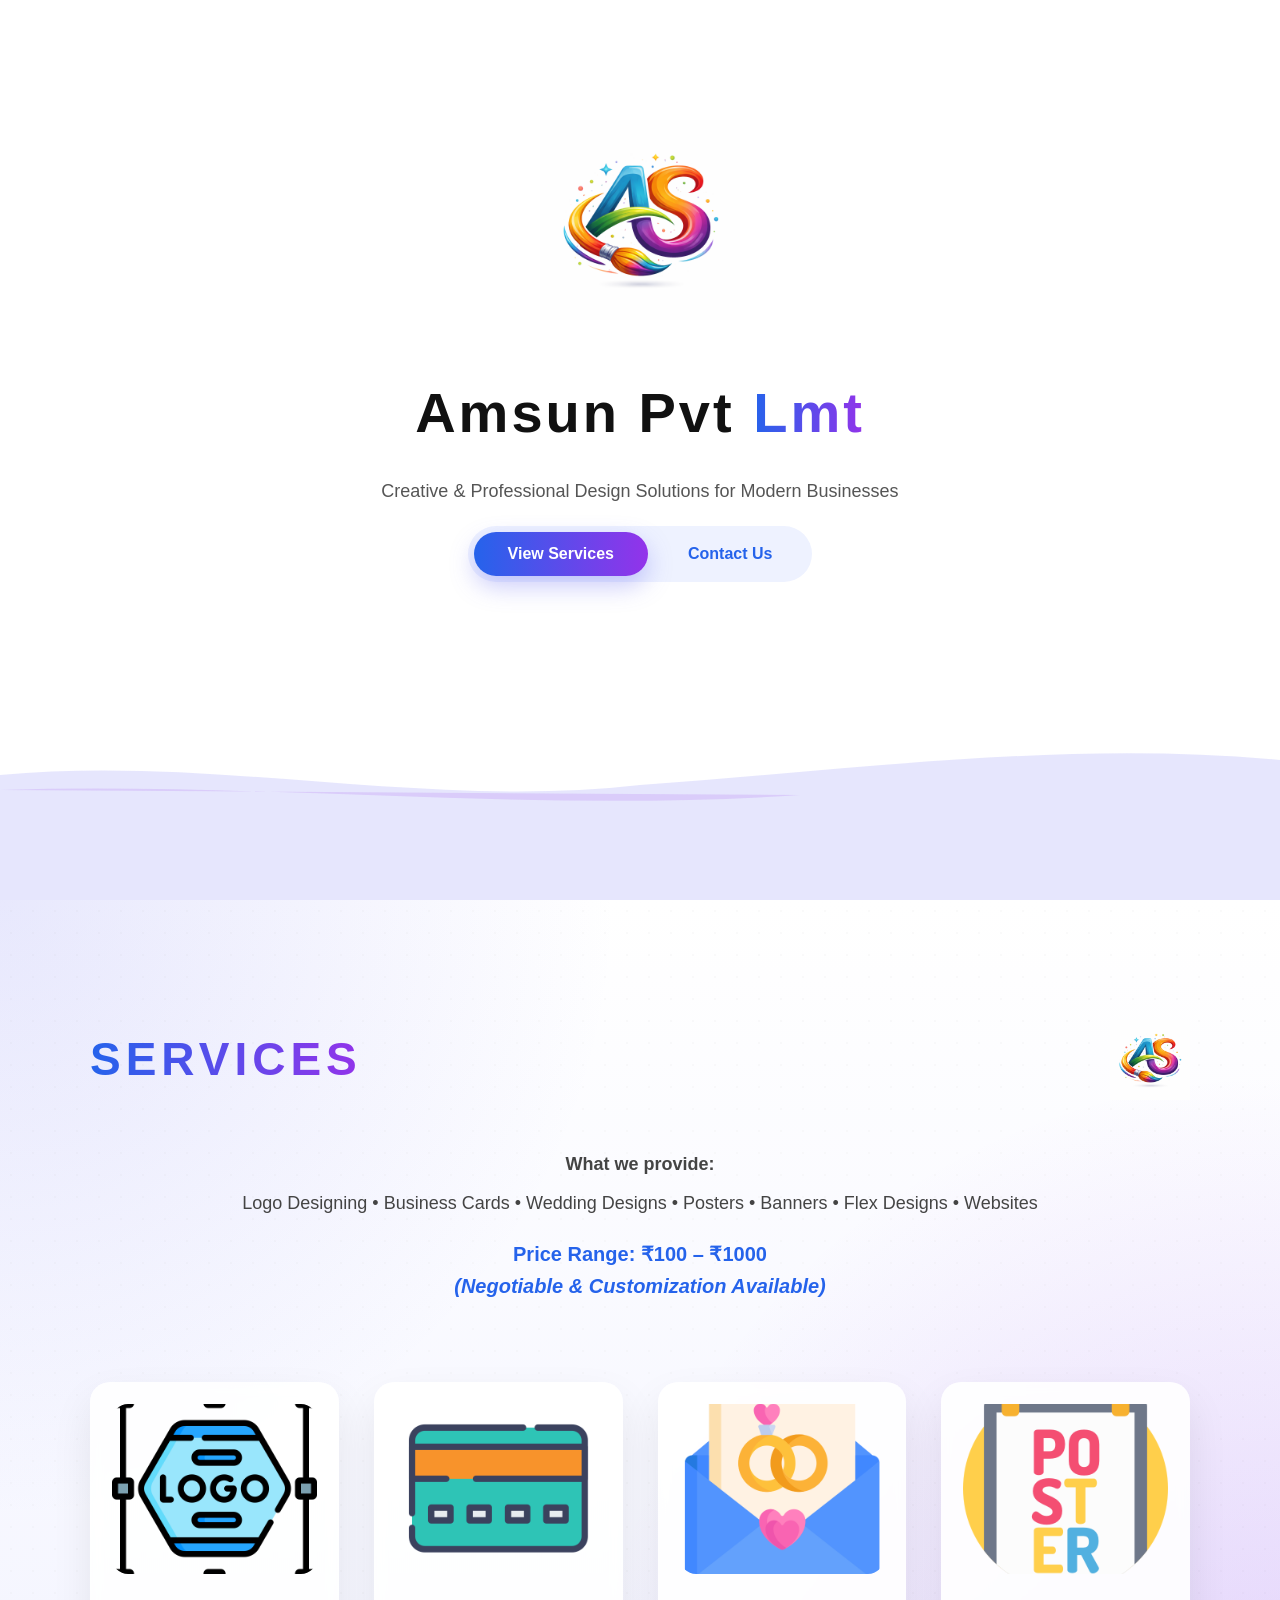
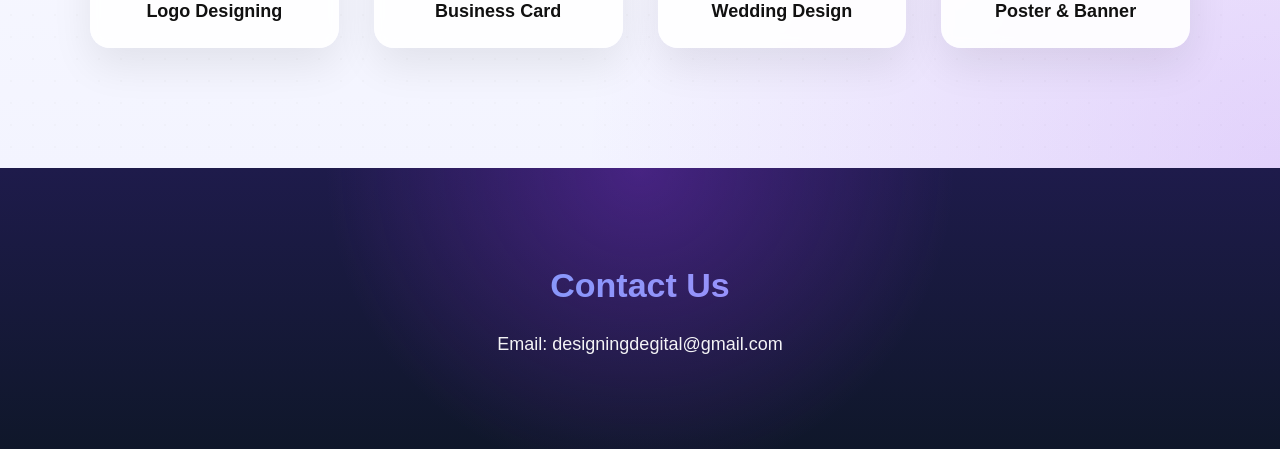
<file: index.html>
<!DOCTYPE html>
<html lang="en">
<head>
  <meta charset="UTF-8" />
  <title>Amsun Pvt Lmt</title>
  <meta name="viewport" content="width=device-width, initial-scale=1.0" />

  <!-- CSS -->
  <link rel="stylesheet" href="./css/style.css">
</head>

<body>

<!-- ================= HERO SECTION ================= -->
<section class="hero" id="home">
  <img src="./images/logo.png" alt="Digital Designing Logo" class="hero-logo">

  <h1>
    <span class="dark">Amsun Pvt</span>
    <span class="gradient">Lmt</span>
  </h1>

  <p>
    Creative & Professional Design Solutions for Modern Businesses
  </p>

 <div class="hero-actions">
  <a href="#services" class="btn">View Services</a>
  <a href="#contact" class="btn">Contact Us</a>
</div>
  <!-- SVG WAVES -->
  <svg class="waves" viewBox="0 0 1440 600" preserveAspectRatio="none">
    <path id="wave1" fill="#e0e7ff" opacity="0.9"></path>
    <path id="wave2" fill="#c7d2fe" opacity="0.8"></path>
  </svg>
</section>

<!-- ================= SERVICES SECTION ================= -->
<section class="services-section" id="services">

  <div class="services-header">
    <h2>SERVICES</h2>
    <img src="./images/logo.png" alt="Logo" class="corner-logo">
  </div>
  
   <div class="services-info">
    <p><strong>What we provide:</strong></p>
    <p>
      Logo Designing • Business Cards • Wedding Designs • Posters • Banners • Flex Designs • Websites
    </p>
    <p class="price">
      <strong>Price Range:</strong> ₹100 – ₹1000 <br>
      <em>(Negotiable & Customization Available)</em>
    </p>
  </div>

  <div class="services-grid">

  <a href="logo-design.html" class="service-card">
    <img src="./images/services/logo-design.png" alt="Logo Designing">
    <h3>Logo Designing</h3>
  </a>

  <a href="business-card.html" class="service-card">
    <img src="./images/services/business-card.png" alt="Business Card">
    <h3>Business Card</h3>
  </a>

  <a href="wedding-design.html" class="service-card">
    <img src="./images/services/wedding-design.png" alt="Wedding Design">
    <h3>Wedding Design</h3>
  </a>

  <a href="poster-banner.html" class="service-card">
    <img src="./images/services/poster-banner.png" alt="Poster & Banner">
    <h3>Poster & Banner</h3>
  </a>

  </div>

</section>

<!-- ================= MODAL ================= -->
<div class="modal" id="serviceModal">
  <div class="modal-content">
    <span class="close" onclick="closeModal()">×</span>
    <h2 id="modalTitle"></h2>
    <p>
      High-quality professional design.<br><br>
      <strong>Price:</strong> ₹100 – ₹1000 (Negotiable)<br>
      <strong>Customization:</strong> Available
    </p>
  </div>
</div>

<!-- ================= CONTACT ================= -->
<section class="contact" id="contact">
  <h2>Contact Us</h2>
  <p>Email: designingdegital@gmail.com</p>
</section>

<!-- ================= JS ================= -->
<script src="./js/waves.js"></script>
<script src="./js/script.js"></script>

</body>
</html>
</file>
<file: css/style.css>
html, body {
  scroll-behavior: smooth;
  overflow-x: hidden;
}
html {
  scroll-behavior: smooth;
}
/* ================= GLOBAL ================= */
* {
  margin: 0;
  padding: 0;
  box-sizing: border-box;
  font-family: 'Inter', sans-serif;
}

body {
  background: #ffffff;
  color: #111;
  line-height: 1.6;
}

/* ================= HERO ================= */
.hero {
  min-height: 100vh;
  text-align: center;
  padding: 120px 20px 60px;
  position: relative;
  overflow: hidden;
}

.hero-logo {
  width: 200px;
  margin-bottom: 40px;
}

.hero h1 {
  font-size: 56px;
  font-weight: 800;
  letter-spacing: 3px;
}

.hero .dark {
  color: #111;
}

.hero .gradient {
  background: linear-gradient(90deg, #2563eb, #9333ea);
  -webkit-background-clip: text;
  -webkit-text-fill-color: transparent;
}

.hero p {
  max-width: 600px;
  margin: 20px auto;
  color: #555;
  font-size: 18px;
}

/* .hero-actions {
  margin-top: 30px;
  display: flex;
  justify-content: center;
  gap: 20px;
} */
.hero-actions {
  position: relative;
  display: inline-flex;
  background: #eef2ff;
  padding: 6px;
  border-radius: 50px;
}

/* .btn {
  padding: 14px 30px;
  border-radius: 30px;
  font-weight: 600;
  border: none;
  cursor: pointer;
  text-decoration: none;
  transition: 0.3s ease;
} */
/* .btn {
  position: relative;
  padding: 14px 34px;
  border: none;
  background: transparent;
  font-weight: 600;
  cursor: pointer;
  z-index: 2;
  color: #2563eb;
} */
/* .btn-slider {
  position: absolute;
  top: 6px;
  left: 6px;
  height: calc(100% - 12px);
  width: 50%;
  background: linear-gradient(90deg, #2563eb, #9333ea);
  border-radius: 40px;
  transition: all 0.35s ease;
  z-index: 1;
} */

/* .btn.primary {
  background: linear-gradient(90deg, #2563eb, #9333ea);
  color: #fff;
  box-shadow: 0 10px 30px rgba(99,102,241,0.3);
}

.btn.primary:hover {
  transform: translateY(-2px);
} */

/* .btn.secondary {
  background: #fff;
  border: 2px solid #2563eb;
  color: #2563eb;
}

.btn.secondary:hover {
  background: #2563eb;
  color: #fff;
} */
/* .btn.active {
  color: #fff;
} */

/* .btn:active {
  transform: scale(0.96);
} */
.hero-actions {
  display: inline-flex;
  background: #eef2ff;
  padding: 6px;
  border-radius: 50px;
  gap: 6px;
}

/* button base */
.hero-actions .btn {
  padding: 14px 34px;
  border-radius: 40px;
  border: none;
  background: transparent;
  font-weight: 600;
  cursor: pointer;
  color: #2563eb;
  transition: all 0.3s ease;
}
/* FIX anchor button appearance */
.hero-actions .btn {
  display: inline-flex;
  align-items: center;
  justify-content: center;
  text-decoration: none;   /* remove underline */
  line-height: 1;          /* fix text height */
}

/* hover */
.hero-actions .btn:hover {
  background: rgba(37, 99, 235, 0.1);
}

/* active (clicked) */
.hero-actions .btn:active {
  transform: scale(0.96);
}

/* primary look (first button default) */
.hero-actions .btn:first-child {
  background: linear-gradient(90deg, #2563eb, #9333ea);
  color: #fff;
  box-shadow: 0 10px 25px rgba(99,102,241,0.35);
}

/* ================= WAVES ================= */
.waves {
  position: absolute;
  bottom: 0;
  left: 0;
  width: 100%;
  height: 300px;
}

#wave1 {
  fill: rgba(99,102,241,0.18);
}

#wave2 {
  fill: rgba(147,51,234,0.18);
}

/* ================= SERVICES SECTION ================= */
.services-section {
  padding: 120px 40px;
  position: relative;
  overflow: hidden;
  background:
    radial-gradient(circle at top left, rgba(99,102,241,0.15), transparent 40%),
    radial-gradient(circle at bottom right, rgba(147,51,234,0.18), transparent 45%),
    linear-gradient(180deg, #ffffff 0%, #f3f4ff 100%);
}

/* soft dots */
.services-section::before {
  content: "";
  position: absolute;
  inset: 0;
  background-image: radial-gradient(rgba(0,0,0,0.05) 1px, transparent 1px);
  background-size: 22px 22px;
  opacity: 0.35;
  pointer-events: none;
}

/* HEADER */
.services-header {
  display: flex;
  justify-content: space-between;
  align-items: center;
  max-width: 1100px;
  margin: 0 auto 50px;
  position: relative;
  z-index: 1;
}

.services-header h2 {
  font-size: 46px;
  font-weight: 800;
  letter-spacing: 5px;
  background: linear-gradient(90deg, #2563eb, #9333ea);
  -webkit-background-clip: text;
  -webkit-text-fill-color: transparent;
}

.corner-logo {
  width: 80px;
}

/* INFO */
.services-info {
  text-align: center;
  max-width: 900px;
  margin: 0 auto 80px;
  position: relative;
  z-index: 1;
}

.services-info p {
  font-size: 18px;
  color: #444;
  margin-top: 10px;
}

.services-info .price {
  margin-top: 20px;
  font-size: 20px;
  font-weight: 600;
  color: #2563eb;
}

/* GRID */
.services-grid {
  display: grid;
  grid-template-columns: repeat(auto-fit, minmax(230px, 1fr));
  gap: 35px;
  max-width: 1100px;
  margin: 0 auto;
  position: relative;
  z-index: 1;
}

/* CARD */
.service-card {
  background: rgba(255,255,255,0.9);
  backdrop-filter: blur(6px);
  border-radius: 20px;
  padding: 22px;
  text-align: center;
  cursor: pointer;
  box-shadow: 0 18px 40px rgba(0,0,0,0.08);
  transition: transform 0.35s ease, box-shadow 0.35s ease;
}

.service-card:hover {
  transform: translateY(-14px);
  box-shadow: 0 30px 60px rgba(99,102,241,0.28);
}

.service-card img {
  width: 100%;
  height: 170px;
  object-fit: cover;
  border-radius: 16px;
  margin-bottom: 16px;
}

.service-card h3 {
  font-size: 18px;
  font-weight: 600;
  color: #111;
}
.service-card {
  text-decoration: none;
  color: inherit;
}
/* ================= MODAL ================= */
.modal {
  display: none;
  position: fixed;
  inset: 0;
  background: rgba(0,0,0,0.5);
  justify-content: center;
  align-items: center;
  z-index: 999;
}

.modal-content {
  background: #fff;
  padding: 40px;
  border-radius: 18px;
  max-width: 420px;
  width: 90%;
  text-align: center;
  position: relative;
  animation: zoom 0.3s ease;
}

@keyframes zoom {
  from { transform: scale(0.85); opacity: 0; }
  to { transform: scale(1); opacity: 1; }
}

.close {
  position: absolute;
  right: 20px;
  top: 15px;
  font-size: 28px;
  cursor: pointer;
}

.modal-img {
  width: 100%;
  max-height: 260px;
  object-fit: contain;
  margin: 20px 0;
}

/* ================= CONTACT ================= */
.contact {
  padding: 90px 20px;
  text-align: center;
  color: #fff;
  background:
    radial-gradient(circle at top, rgba(147,51,234,0.35), transparent 45%),
    linear-gradient(180deg, #1e1b4b 0%, #0f172a 100%);
}

.contact h2 {
  font-size: 34px;
  margin-bottom: 18px;
  background: linear-gradient(90deg, #60a5fa, #c084fc);
  -webkit-background-clip: text;
  -webkit-text-fill-color: transparent;
}

.contact p {
  font-size: 18px;
  opacity: 0.95;
}

/* ================= RESPONSIVE ================= */
@media (max-width: 768px) {
  .hero h1 {
    font-size: 40px;
  }

  .services-header h2 {
    font-size: 34px;
  }

  .corner-logo {
    width: 65px;
  }
  /* ================= SERVICE PAGE PRICE ================= */

.service-price {
  margin: 30px auto 50px;
  text-align: center;
  font-size: 20px;
  font-weight: 600;
  color: #2563eb;
}

.service-price em {
  display: block;
  margin-top: 8px;
  font-size: 16px;
  font-weight: 500;
  color: #4f46e5;
}
  /* ================= BACK BUTTON ================= */
/* .back-fixed {
  position: fixed;
  top: 30px;
  left: 30px;
  z-index: 999;
}

.styled-wrapper .button {
  display: block;
  position: relative;
  width: 72px;
  height: 72px;
  background: transparent;
  border: none;
  cursor: pointer;
}

/* outer ring */
/* .styled-wrapper .button::before {
  content: "";
  position: absolute;
  inset: 6px;
  border-radius: 50%;
  border: 3px solid #2563eb;
  transition: 0.4s ease;
}

/* ================= BACK BUTTON (SUB PAGES) ================= */
 .back-btn {
  position: fixed;
  top: 16px;
  left: 16px;
  width: 40px;
  height: 40px;
  border-radius: 50%;
  background: linear-gradient(135deg, #2563eb, #9333ea);
  display: flex;
  align-items: center;
  justify-content: center;
  box-shadow: 0 8px 20px rgba(99,102,241,0.35);
  z-index: 1000;
  text-decoration: none;
  transition: transform 0.25s ease, box-shadow 0.25s ease;
}

.back-btn:hover {
  transform: translateY(-2px);
  box-shadow: 0 12px 28px rgba(99,102,241,0.45);
}

.back-icon {
  width: 18px;
  height: 18px;
  stroke: #fff;
  stroke-width: 2.5;
  fill: none;
}

@media (max-width: 768px) {
  .back-btn {
    width: 48px;
    height: 48px;
    top: 16px;
    left: 16px;
  }

  .back-icon {
    width: 22px;
    height: 22px;
  }
}
  #services,
#contact {
  scroll-margin-top: 80px;
}
}
</file>
